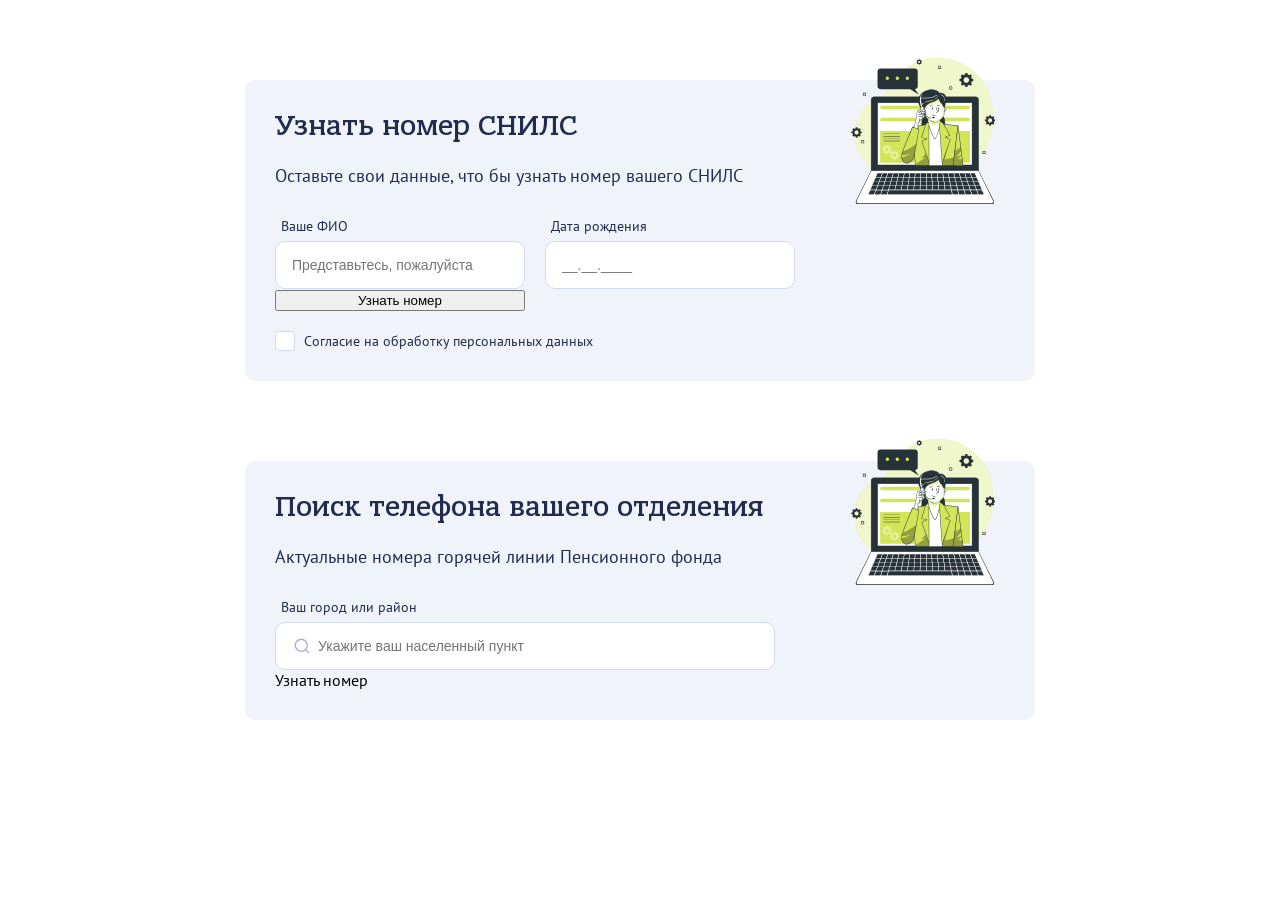
<file: app/result/1.html>
<!DOCTYPE html>
<html lang="ru">
<head>
  <meta charset="UTF-8">  
  <!--meta name="viewport" content="width=1200px"-->
  <meta http-equiv="X-UA-Compatible" content="IE=edge" />            
  <meta name="viewport" content="width=device-width, initial-scale=1">
  <title>Главная</title>      
  <link rel="stylesheet" href="https://pfrf-kabinet.ru/wp-content/cache/autoptimize/css/autoptimize_ae95e3fe37448b89fa081efb2b3cb4eb.css">
  <link rel="preconnect" href="https://fonts.googleapis.com">
  <link rel="preconnect" href="https://fonts.gstatic.com" crossorigin>
  <link href="https://fonts.googleapis.com/css2?family=PT+Sans:ital,wght@0,400;0,700;1,400&display=swap" rel="stylesheet">
  <link rel="stylesheet" href="css/main.css">

  <!-- HTML5 Shim and Respond.js IE8 support of HTML5 elements and media queries -->
  <!-- WARNING: Respond.js doesn't work if you view the page via file:// -->
<!--[if lt IE 9]>
<script src="https://oss.maxcdn.com/libs/html5shiv/3.7.0/html5shiv.js"></script>
<script src="https://oss.maxcdn.com/libs/respond.js/1.4.2/respond.min.js"></script>
<![endif]-->
</head>
<body>




  <div class="snform snform-1">
    <div class="snform__title-w">
      <div class="snform__title">Узнать номер СНИЛС</div>
      <div class="snform__subtitle">Оставьте свои данные, что бы узнать номер вашего СНИЛС</div>
      <div class="snform__bg"></div>
    </div>
    <form class="snform__form snform__form-1">
      <div class="snform__row">
        <div class="snform__col-33">
          <span class="snform__label">Ваше ФИО</span>
          <input type="text" name="name" class="snform__input _req" placeholder="Представьтесь, пожалуйста">
          <div class="input-error-text">Заполните поле</div>
        </div>
        <div class="snform__col-33">
          <span class="snform__label">Дата рождения</span>
          <input type="text" name="born" class="snform__input _req" placeholder="__.__.____">
          <div class="input-error-text">Заполните поле</div>
        </div>
        <div class="snform__col-33 snform__col-button">
          <button class="button snform__button snform__button-1">Узнать номер</button>
        </div>
        <label class="snform__confirm">
        <input type="checkbox" class="snform__confirm-checkbox _req">        
        <span class="snform__confirm-check"></span>
        <span class="snform__confirm-text">Согласие на обработку персональных данных</span>
      </label>
      </div>      
    </form>
  </div>




  <div class="snform snform-2">
    <div class="snform__title-w">
      <div class="snform__title">Поиск телефона вашего отделения</div>
      <div class="snform__subtitle">Актуальные номера горячей линии Пенсионного фонда</div>
      <div class="snform__bg"></div>
    </div>
    <form class="snform__form snform__form-2">
      <div class="snform__row">
        <div class="snform__col-66 snform__col-search">
          <span class="snform__label">Ваш город или район</span>
          <input type="text" id="where_search" name="city" class="snform__input _search _req" placeholder="Укажите ваш населенный пункт" data-list=".filter-where-list">
          <ul class="filter-where-list">
            <li data-phone="8 (495) 600-05-41"><b>Анапа</b></li>
            <li data-phone="8 (800) 320-05-51"><b>Адлер</b></li>
            <li data-phone="8 (382) 480-05-61"><b>Анадырь</b></li>
            <li data-phone="8 (695) 230-05-71"><b>Архангельск</b></li>
            <li data-phone="8 (405) 410-05-91"><b>Бийск</b></li>
          </ul>
          <div class="input-error-text">Заполните поле</div>
        </div>
        <div class="snform__col-33 snform__col-button-2">
          <span class="button snform__button snform__button-2">Узнать номер</span>
        </div>
      </div>
    </form>
    <div class="snform__phone-row">
      <a href="mailto:88006000591" class="snform__phone">
        <span class="snform__phone-number">8 (800) 600-05-91</span>
      </a>
      <div class="snform__time">время работы отделения пн-чт с 8:00 до 17:00, 
      пт с 8:00 до 16:00, сб и вс выходной</div>
    </div>
  </div>
  

  <script src="js/jquery-3.4.1.min.js"></script>      
  <script src="js/jquery.hideseek.js"></script>
  <script src="js/common.js"></script>
</body>
</html>
</file>
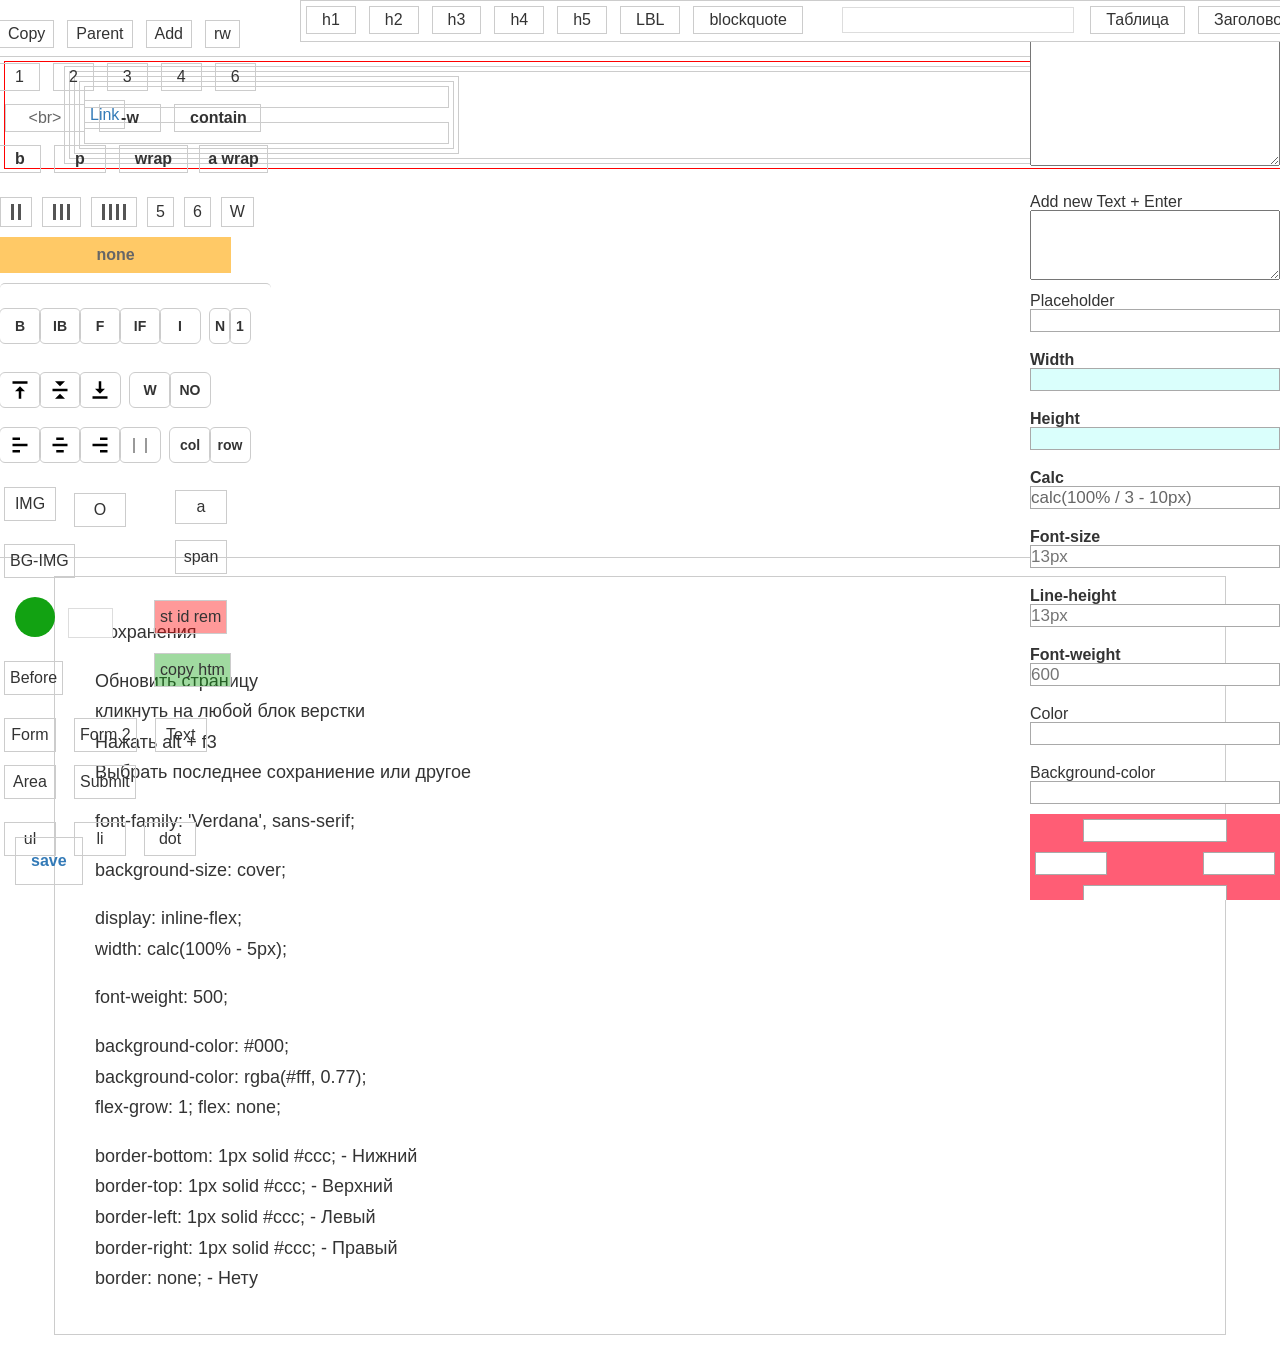
<file: app/result/index1.html>
<!DOCTYPE html>
<html lang="ru">
<head>
  <meta charset="UTF-8">
  <!--meta name="viewport" content="width=1920px"-->
  <title>Const</title>        
  <link rel="stylesheet" href="css/main.css">



  <link rel="stylesheet" href="css/main1.css">
  <link rel="stylesheet" href="css/main2.css">
  
</head>
<body>  

  <style>  



    html {
      font-family: Roboto, sans-serif;
      font-size: 20px;
    }

    .wrapper {
      width: 1300px;          
      font-weight: 400;
      color: #000;
      font-size: 16px;
      font-family: 'Mazzard M', sans-serif;      
    }
    .contain {  
      margin-right: auto;
      margin-left: auto;
      /*
      width: 1170px;*/
      /*1199*/
      width: 1170px 

      /*992
      width: 708px 
      */

      /*570
      width: 100%
      padding-left: 20px
      padding-right: 20px
      */
    }




    .bottom-wrap {
      position: absolute;
      bottom: 0;
      left: 0;
      width: 100%;
      padding-bottom: 50px;
    }





  </style>

  <script>

    let project = document.querySelector('title').textContent;
    console.log(project)
  </script>




  
  <div class="wrapper bord">
    <div class="w-row" id="active">
      <div class="contain">
        <div class="__inner" style="display: flex; flex-wrap: wrap;">
          <div class="__col" style="width: 33.333%;">
            <div class="__item">
              <div class="__img-w"></div>
              <a class="__title">Link</a>
              <div class="__subtitle"></div>
            </div>
          </div>
        </div>
      </div>
    </div>
  </div>




  <div class="dop-info">
    <div class="contain">
      <p>Сохранения</p>
      <p>Обновить страницу <br>
        кликнуть на любой блок верстки<br>
        Нажать alt + f3<br>
        Выбрать последнее сохраниение или другое<br>


      </p>
      <p>font-family: 'Verdana', sans-serif;</p>
      <p>background-size: cover;</p>
      <p>
        display: inline-flex; <br>
        width: calc(100% - 5px);
      </p>
      <p>        
      font-weight: 500;</p>
      <p>   
        background-color: #000; <br> 
        background-color: rgba(#fff, 0.77);  <br>    
        flex-grow: 1;
        flex: none;
      </p>   
      <p>
        border-bottom: 1px solid #ccc; - Нижний <br>
        border-top: 1px solid #ccc; - Верхний <br>
        border-left: 1px solid #ccc; - Левый <br>
        border-right: 1px solid #ccc; - Правый <br>
        border: none; - Нету <br>
      </p>

    </div>
  </div>

  <div class="form form-my">
      <!--label>
       Class Name <br>
       <input type="text" class="class-name">
     </label-->
     <label>
       CSS Styless <br>
       <textarea class="styless"></textarea>
       <!--input type="text" class="styless"-->
     </label>
     <label>
       Add new Text + Enter <br>
       <textarea class="text_val_add"></textarea>       
     </label>
     <!--span class="butt_add_text">OK</span-->

     <br>
     <label>
      Placeholder <br>
      <input type="text" class="placeholder">
    </label>



    <label>
     <b>Width</b> <br>
     <input type="text" class="width">
   </label>
   <label>
     <b>Height</b> <br>
     <input type="text" class="height">
   </label>

   <label>
     <b>Calc</b> <br>
     <input type="text" class="widthCalc" value="calc(100% / 3 - 10px)">
   </label>




   <label>
     <b>Font-size</b>
     <input type="text" class="fSize" placeholder="13px">
   </label>
   <label>
     <b>Line-height</b>
     <input type="text" class="line_height" placeholder="13px">
   </label> 
   <label>
     <b>Font-weight</b>
     <input type="text" class="fWeight" placeholder="600">
   </label>


   <label>
     Color <br>
     <input type="text" class="color">
   </label>
   <label>
     Background-color <br>
     <input type="text" class="bgColor">
   </label>




   <br>
   <span class="group group-ma-pa group-margin">  
    <span class="ma-pa-span ma-pa-hor">
      <input type="text" class="margin_top" placeholder="">
    </span><!--ma-pa-top-->
    <span class="ma-pa-span ma-pa-vert">        
      <input type="text" class="margin_left" placeholder="">
      <input type="text" class="margin_right" placeholder="">
    </span><!--ma-pa-span-->
    <span class="ma-pa-span ma-pa-hor">    
      <input type="text" class="margin_bottom" placeholder="">
    </span>
  </span>    
  <span class="ma-span">
   <input type="checkbox" class="ma"> 
 </span>
 <span class="group group-ma-pa group-padding">  
  <span class="ma-pa-span ma-pa-hor">
    <input type="text" class="padding_top" placeholder="">
  </span><!--ma-pa-top-->
  <span class="ma-pa-span ma-pa-vert">        
    <input type="text" class="padding_left" placeholder="">
    <input type="text" class="padding_right" placeholder="">
  </span><!--ma-pa-span-->
  <span class="ma-pa-span ma-pa-hor">    
    <input type="text" class="padding_bottom" placeholder="">
  </span>
</span>
<span class="group group-position">
 <span>Position</span>

 <label>
   <input class="posre" type="radio" name="change_status_select" value="1"/>Relat
 </label>
 <label>
   <input class="posa" type="radio" name="change_status_select" value="2"/>Absol
 </label>
 <label>
   <input class="possta" type="radio" name="change_status_select" value="3"/>Static
 </label>
</span> 
<span class="group group-ma-pa group-position-size">  
  <span class="ma-pa-span ma-pa-hor">
    <input type="text" class="position_top" placeholder="">
  </span><!--ma-pa-top-->
  <span class="ma-pa-span ma-pa-vert">        
    <input type="text" class="position_left" placeholder="">
    <input type="text" class="position_right" placeholder="">
  </span><!--ma-pa-span-->
  <span class="ma-pa-span ma-pa-hor">    
    <input type="text" class="position_bottom" placeholder="">
  </span>
</span>

<span class="group group-text-align">
  <span>Text-align:</span>
  <label>
    <input class="tal" type="radio" name="change_status_select12" value="1"/>Left
  </label>
  <label>
   <input class="tac" type="radio" name="change_status_select12" value="2"/>Centr
 </label>     
 <label for="">
   <input class="tar" type="radio" name="change_status_select12" value="2"/>Right
 </label>     
</span>

<span class="bordur">
  <label>
    Border-width
    <input type="text" class="bordwidth">
  </label>
  <label>
    Border-color
    <input type="text" class="bordcol">
  </label>  
</span>  
<span class="bordside tools tools2">
  <label>
    <input class="bordaround" type="radio" name="change_status_select" value="1"/>
    <span>A</span>
  </label>  
  <label>
    <input class="bordleft" type="radio" name="change_status_select" value="2"/>
    <span ><svg class="rot-90" viewBox="0 0 16 16" id="align_content_start">
      <path d="M14 3H2V1h12v2zM9 15V9h3L8 5 4 9h3v6h2z"></path>
    </svg></span>
  </label>
  <label>
    <input class="bordtop" type="radio" name="change_status_select" value="3"/>
    <span><svg viewBox="0 0 16 16" id="align_content_start">
      <path d="M14 3H2V1h12v2zM9 15V9h3L8 5 4 9h3v6h2z"></path>
    </svg></span>
  </label>
  <label>
    <input class="bordbot" type="radio" name="change_status_select" value="4"/>
    <span >      
      <svg class="rot180" viewBox="0 0 16 16" id="align_content_start">
        <path d="M14 3H2V1h12v2zM9 15V9h3L8 5 4 9h3v6h2z"></path>
      </svg>
    </span>
  </label>
  <label>
    <input class="bordright" type="radio" name="change_status_select" value="5"/>
    <span > <svg class="rot90" viewBox="0 0 16 16" id="align_content_start">
      <path d="M14 3H2V1h12v2zM9 15V9h3L8 5 4 9h3v6h2z"></path>
    </svg></span>
  </label>
</span>
<label>
  <input type="checkbox" class="bornone"> 
  <span style="display: inline-block; padding-top: 5px; padding-left: 5px; font-style: italic;">Border: none</span>
</label>

<br>
<span class="group group-overflow">
  <span>Overflow</span>
  <label>
   <input class="overflow1" type="radio" name="change_status_select" value="1"/>Hidden
 </label>
 <label>
   <input class="overflow2" type="radio" name="change_status_select" value="2"/>Visible
 </label>     
</span>          



<label>
 Z-index <br>
 <input type="text" class="z_index" placeholder="">
</label>

<label>
 Opacity <br>
 <input type="text" class="opacity" placeholder="">
</label>

<span class="group group-bgpos">
 <span class="group-title"><b>BG-POS</b></span>
 <label>
   <input class="ltop" type="radio" name="change_status_select" value="1">
   <span class="bgpos__butt">
    <span class="bgpos__butt-sq bgpos__butt-sq--lt"></span>
  </span><!--bgpos__butt-->
</label>
<label>
 <input class="topce" type="radio" name="change_status_select" value="2">
 <span class="bgpos__butt">
  <span class="bgpos__butt-sq bgpos__butt-sq--ct"></span>
</span><!--bgpos__butt-->
</label>
<label>
 <input class="ritop" type="radio" name="change_status_select" value="3">
 <span class="bgpos__butt">
   <span class="bgpos__butt-sq bgpos__butt-sq--rt"></span>
 </span><!--bgpos__butt-->
</label>
<label>
 <input class="ricentr" type="radio" name="change_status_select" value="4">
 <span class="bgpos__butt">
   <span class="bgpos__butt-sq bgpos__butt-sq--rc"></span>
 </span><!--bgpos__butt-->
</label>
<label>
 <input class="ribot" type="radio" name="change_status_select" value="5">
 <span class="bgpos__butt">
   <span class="bgpos__butt-sq bgpos__butt-sq--rb"></span>
 </span><!--bgpos__butt-->
</label>
<label>
 <input class="botcentr" type="radio" name="change_status_select" value="6">
 <span class="bgpos__butt">
   <span class="bgpos__butt-sq bgpos__butt-sq--bc"></span>
 </span><!--bgpos__butt-->
</label>
<label>
 <input class="lebot" type="radio" name="change_status_select" value="7">
 <span class="bgpos__butt">
   <span class="bgpos__butt-sq bgpos__butt-sq--lb"></span>
 </span><!--bgpos__butt-->
</label>
<label>
 <input class="lecentr" type="radio" name="change_status_select" value="8">
 <span class="bgpos__butt">
   <span class="bgpos__butt-sq bgpos__butt-sq--lc"></span>
 </span><!--bgpos__butt-->
</label>
</span>

<label>
 Min-height <br>
 <input type="text" class="minheight">
</label>

<label>
  Max-width px % <br>
  <input type="text" class="maxwidth">
</label>

<span class="group group-text-align">
  <span>Object-fit:</span>
  <label>
    <input class="objcov" type="radio" name="change_status_select12" value="1"/>Cover
  </label>  
</span>


<span class="group group-float">
 <span>Float</span>
 <label>
   <input class="float1" type="radio" name="change_status_select" value="1"/>Left
 </label>
 <label>
   <input class="float3" type="radio" name="change_status_select" value="3"/>None
 </label>
 <label>
   <input class="float2" type="radio" name="change_status_select" value="2"/>Right
 </label>     
</span>


<label>
  Value <br>
  <input type="text" class="submit_value">
</label>



</div>









<div class="w-row"><div class="w-col-2"></div><div class="w-col-2"></div><div class="w-col-2"></div><div class="w-col-2"></div><div class="w-col-2"></div><div class="w-col-2"></div></div><!--w-row-->


<div class="left-tools">
  <span class="copy-add">
    <span class="copy">Copy</span>
    <span class="parent">Parent</span>
    <span class="add">Add</span>  
    <span class="rw">rw</span>  
  </span><!--copy-add-->
  <span class="colss">
    <span class="coll coll-1" title="alt + 1">1</span>
    <span class="coll coll-2">2</span>
    <span class="coll coll-3">3</span>
    <span class="coll coll-4">4</span>
    <span class="coll coll-6">6</span>  
    <input type="text" class="norm" value="<br>">
    <span class="coll coll-8" title="alt + 3">-w</span>
    <span class="coll coll-7" title="alt + 2"><b>contain</b></span>
    <span class="coll coll-b"><b>b</b></span>
    <span class="coll coll-p"><b>p</b></span>
    <span class="coll coll-w"><b>wrap</b></span> 
    <span class="coll coll-aw"><b>a wrap</b></span> 
    <!--input type="text" class="tag_name" placeholder="Имя тэга"-->
  </span><!--colss-->
  <div class="form form-my2">    
    <div class="coluu-w">
      <span class="coluu" id="coluu_2">
        <span></span>
        <span></span>
      </span>
      <span class="coluu" id="coluu_3">
        <span></span>
        <span></span>
        <span></span>
      </span>
      <span class="coluu" id="coluu_4">
        <span></span>
        <span></span>
        <span></span>
        <span></span>
      </span>
      <span class="coluu" id="coluu_5">
        5
      </span>
      <span class="coluu" id="coluu_6">
        6
      </span>
      <span class="coluu" id="coluu_w">
        W
      </span>
    </div>
    <!--span class="classs">none</span><br-->
      <span class="classs2">none</span>
  <!--label>
   Class Name <br>
   <input type="text" class="class-name2">
 </label>
 <label>
   Text <br>
   <textarea class="text_val2"></textarea>  
 </label>
 <label>
   CSS Styless <br>
   <textarea class="styless2"></textarea>   
 </label> 
 <span class="butt2">OK</span-->
 


 <span class="displ tools tools2">

  <label>    
    <input class="dblock" type="radio" name="change_status_select" value="1"/>
    <span class="grayactttt">B</span>
  </label>


  <label>
    <input class="dinlineblock" type="radio" name="change_status_select" value="3"/>
    <span>IB</span>
  </label>

  <label>
    <input class="dflex" type="radio" name="change_status_select" value="5"/>    
    <span class="dflex-iconnnn">F</span>
  </label>

  <label>
    <input class="iflex" type="radio" name="change_status_select" value="6"/>
    <span>IF</span>
  </label>

  <label>    
    <input class="dinline" type="radio" name="change_status_select" value="2"/>
    <span>I</span>
  </label>

  <label class="ml10">
    <input class="grow_none" type="radio" name="grow_1" value="1"/>
    <span class="w50s">N</span>
  </label>
  <label>
    <input class="grow1" type="radio" name="grow_1" value="1"/>
    <span class="w50s">1</span>
  </label>
  <!--label>
    <span>N</span>
    <input class="dnone" type="radio" name="change_status_select" value="4"/>
  </label--> 
</span>

<span class="group group-alignitems mtaa tools tools2">  
  <label>
    <input class="ai1" type="radio" name="change_status_select" value="1">
    <span><svg viewBox="0 0 16 16" id="align_content_start">
      <path d="M14 3H2V1h12v2zM9 15V9h3L8 5 4 9h3v6h2z"></path>
    </svg></span>
  </label>
  <label>
   <input class="ai2" type="radio" name="change_status_select" value="2">
   <span><svg viewBox="0 0 16 16" id="align_content_center">
    <path d="M4 1l4 4 4-4H4zm0 14l4-4 4 4H4zm10-8H2v2h12V7z"></path>
  </svg></span>
</label>
<label>
 <input class="ai3" type="radio" name="change_status_select" value="3">
 <span><svg viewBox="0 0 16 16" id="align_content_end">
  <path d="M9 1v6h3l-4 4-4-4h3V1h2zm5 14v-2H2v2h12z"></path>
</svg></span>
</label>





<label class="ml10">
  <input class="flwrap" type="radio" name="change_status_select12" value="1"/>
  <span>W</span>
</label> 
<label>
  <input class="flwrap2" type="radio" name="change_status_select12" value="2"/>
  <span>NO</span>
</label>   






</span>

<span class="group group-alignitems mtaa tools tools2">  
  <label>
    <input class="jc1" type="radio" name="change_status_select" value="1">
    <span><svg viewBox="0 0 16 16" id="justify_start">
      <path d="M2 4V2h6v2H2zm0 5V7h12v2H2zm0 3v2h6v-2H2z"></path>
    </svg></span>
  </label>
  <label>
   <input class="jc4" type="radio" name="change_status_select" value="2">
   <span><svg viewBox="0 0 16 16" id="justify_center">
    <path d="M5 2v2h6V2H5zM2 9V7h12v2H2zm3 5v-2h6v2H5z"></path>
  </svg></span>
</label>
<label>
 <input class="jc3" type="radio" name="change_status_select" value="3">
 <span><svg viewBox="0 0 16 16" id="justify_end">
  <path d="M8 2v2h6V2H8zM2 9V7h12v2H2zm6 5v-2h6v2H8z"></path>
</svg></span>
</label>
<label>
 <input class="jc2" type="radio" name="change_status_select" value="2">
 <span class="sbetw"></span>
</label>
<label class="ml10">
  <input class="fd_col" type="radio" name="fd_column" value="col"/>
  <span>col</span>
</label>  
<label>
  <input class="fd_row" type="radio" name="fd_column" value="row"/>
  <span>row</span>
</label> 
</span>


<label>
  <span class="img">IMG</span>    
  <input type="file" class="type_file">    
</label>
<span class="butospan obb_img" title="alt + O">O</span>
<label>
  <span class="bg-img">BG-IMG</span>
  <input type="file" class="type_file2">
</label>
<label for="">
  <span class="radius"></span>
</label>
<input type="text" class="radius_input">
<label for="">
  <span class="before">Before</span>
</label>
<span class="butospan link" title="alt + L">a</span>
<span class="butospan span" title="alt + S">span</span>
<label for="">
  <span class="butospan but_form but_form_1">Form</span>
  <span class="butospan but_form but_form_2">Form 2</span>
  <span class="butospan but_text">Text</span>
  <span class="butospan but_textarea">Area</span>    
  <span class="butospan but_subm">Submit</span>    
</label>



<label for="">
  <span class="butospan but_ul">ul</span>    
  <span class="butospan but_li">li</span>
  <span class="butospan but_dot">dot</span>
</label>  
  <!--label>
   <input type="checkbox" class="mha"> 
   <span style="display: inline-block; padding-top: 5px; padding-left: 5px;">Min-height: auto</span>
 </label-->
 <!--label>
   <input type="checkbox" class="fsi"> 
   <span style="display: inline-block; padding-top: 5px; padding-left: 5px; font-style: italic;">Font-style: italic</span>
 </label-->









 <span class="butospan stroove">st id rem</span>
 <span class="butospan copy-html">copy htm</span>
</div>





<div class="left-const">
  <div class="const-elem-action" id="hedr"><img src="img-const/header.jpg" alt=""></div>
  
  <div class="group-50">
    <div class="const-elem-action const-elem-action_50" id="contct"><img src="img-const/contact.png" alt=""></div>
    <div class="const-elem-action const-elem-action_50" id="socs"><img src="img-const/socs.png" alt=""></div>
  </div><!--g-50-->

  <div class="group-50">
    <div class="const-elem-action const-elem-action_50" id="btn"><img src="img-const/btn.png" alt=""></div>
    <div class="const-elem-action const-elem-action_50" id="btno"><img src="img-const/btn-o.png" alt=""></div>
  </div><!--g-50-->

  <div class="group-50">
    <div class="const-elem-action const-elem-action_v const-elem-action_50" id="it1"><img src="img-const/111.jpg" alt=""></div>
    <div class="const-elem-action const-elem-action_v const-elem-action_50" id="it2"><img src="img-const/222.jpg" alt=""></div>  
  </div>

  <div class="const-elem-action const-elem-action_v" id="it3"><img src="img-const/333.jpg" alt=""></div>

  <div class="const-elem-action const-elem-action_v" id="bannr"><img src="img-const/bannr.jpg" alt=""></div>


  <div class="group-50">
    <div class="const-elem-action const-elem-action_v const-elem-action_50" id="tabss"><img src="img-const/tabss.jpg" alt=""></div>
    <div class="const-elem-action const-elem-action_v const-elem-action_50" id="barndss"><img src="img-const/barndss.jpg" alt=""></div>
  </div>

  <div class="group-50">
    <div class="const-elem-action const-elem-action_v const-elem-action_50" id="elem1"><img src="img-const/it1.jpg" alt=""></div>
    <div class="const-elem-action const-elem-action_v const-elem-action_50" id="elem2"><img src="img-const/it2.jpg" alt=""></div>
  </div>

  <div class="group-50">
    <div class="const-elem-action const-elem-action_v2 const-elem-action_50" id="card"><img src="img-const/card.jpg" alt=""></div>
    <div class="const-elem-action const-elem-action_v2 const-elem-action_50" id="vform"><img src="img-const/vform.jpg" alt=""></div>
  </div> 

  <div class="const-elem-action const-elem-action_v"  id="hform"><img src="img-const/hform.jpg" alt=""></div>
  <div class="const-elem-action" id="taggss"><img src="img-const/taggss.jpg" alt=""></div>
  <div class="const-elem-action const-elem-action_v"  id="neww"><img src="img-const/neww.jpg" alt=""></div>
  
  <div class="const-elem-action const-elem-action_v"  id="bredd"><img src="img-const/bredd.jpg" alt=""></div>
  <div class="const-elem-action"  id="paginn"><img src="img-const/paginn.jpg" alt=""></div>


</div><!--left-const-->


</div><!--left-tools-->



<div class="eye"></div>
<div class="eye2"></div>
<a href="#" class="save">save</a>
<div class="top_pan">
  <span class="colla coll-h1">h1</span>
  <span class="colla coll-h2">h2</span>
  <span class="colla coll-h3">h3</span>
  <span class="colla coll-h4">h4</span>
  <span class="colla coll-h5">h5</span>
  <span class="colla coll-h6">LBL</span>
  <span class="colla coll-bq">blockquote</span>

  <span class="colla colla-i">  
   <input type="text" class="class-name"> 
 </span>


 <span class="remove">X</span>
 <span class="flora">
  <span class="colla coll_table">Таблица</span>
  <span class="colla coll_thead">Заголовок</span>
  <span class="colla coll_tbody">Тело</span>
  <span class="colla coll_tr">Ряд</span>
  <span class="colla coll_td">Ячейка</span>
</span>
<textarea class="text_val_add_2"></textarea>
<textarea class="styless_2"></textarea>
</div><!--top_pan-->




<script src="js/jquery-3.4.1.min.js"></script>  
<script src="js/jquery-ui.js"></script>
<script src="js/jquery.textchange.min.js"></script>




<script src="js/common1.js"></script>
<!--Для адаптации-->
<!-- <script src="js/common-resp.js"></script> -->

</body>
</html>
</file>
<file: app/result/css/main.css>
@font-face {
  font-family: 'Bandera Pro';
  src: url("../fonts/BanderaPro.woff2") format("woff2");
  font-weight: 400;
  font-style: normal; }

@font-face {
  font-family: 'Bandera Pro';
  src: url("../fonts/BanderaPro-Medium.woff2") format("woff2");
  font-weight: 500;
  font-style: normal; }

.snform {
  background: #f0f3fa;
  border-radius: 10px;
  padding: 30px;
  max-width: 730px;
  width: 100%;
  font-family: 'PT Sans', sans-serif;
  margin-left: auto;
  margin-right: auto;
  margin-top: 80px; }

.snform-2 {
  margin-bottom: 40px; }

.snform__title-w {
  padding-right: 176px;
  position: relative; }

.snform__title {
  font-family: 'Bandera Pro',Georgia,sans-serif;
  font-weight: 500;
  font-size: 28px;
  line-height: 1.2;
  color: #212c4e;
  margin-bottom: 20px;
  font-weight: 500; }

.snform__subtitle {
  font-size: 18px;
  line-height: 1.3;
  color: #212c4e;
  font-weight: 400; }

.snform__bg {
  position: absolute;
  width: 144.15px;
  height: 146.55px;
  background-image: url("../img/snils-bg.svg");
  background-repeat: no-repeat;
  background-position: left top;
  right: 10px;
  bottom: -17px; }

.snform__form {
  margin-top: 30px; }

.snform__row {
  display: -webkit-flex;
  display: -ms-flexbox;
  display: flex;
  margin-left: -10px;
  margin-right: -10px;
  -webkit-align-items: flex-end;
      -ms-flex-align: end;
          align-items: flex-end;
  -webkit-flex-wrap: wrap;
      -ms-flex-wrap: wrap;
          flex-wrap: wrap; }
  .snform__row._error {
    margin-bottom: 32px;
    margin-bottom: 0; }
    .snform__row._error .snform__col-33 {
      margin-bottom: 13px; }

.snform__col-33 {
  display: block;
  width: 33.333%;
  padding-left: 10px;
  padding-right: 10px; }

.snform__col-33._error,
.snform__col-66._error {
  position: relative; }
  .snform__col-33._error .input-error-text,
  .snform__col-66._error .input-error-text {
    display: block;
    position: absolute;
    bottom: 0;
    left: 0;
    -webkit-transform: translate(0%, calc(100% + 7px));
        -ms-transform: translate(0%, calc(100% + 7px));
            transform: translate(0%, calc(100% + 7px)); }

.snform__col-search {
  position: relative; }

.filter-where-list {
  display: none;
  position: absolute;
  background: #FFFFFF;
  border: 1px solid #E2EBF4;
  width: 100%;
  max-width: 440px;
  border-radius: 8px;
  padding: 0;
  padding: 8px 0;
  margin-top: 3px; }
  .filter-where-list li {
    list-style: none;
    padding: 10px 15px;
    cursor: pointer; }
    .filter-where-list li:hover {
      background: #F2F7CD; }

.snform__col-66 {
  width: 66.666%;
  padding-left: 10px;
  padding-right: 10px; }

.snform__label {
  display: block;
  margin-bottom: 6px;
  font-size: 14px;
  color: #212C4E;
  padding-left: 6px; }

.snform__input {
  background: white;
  border: 1px solid #d3dbec;
  box-sizing: border-box;
  border-radius: 10px;
  height: 48px;
  padding-left: 16px;
  padding-right: 16px;
  font-size: 14px;
  line-height: 1.3;
  color: #b0bfde;
  width: 100%; }
  .snform__input:focus {
    outline: none; }
  .snform__input._error {
    background: #fff url("../img/input-error.svg") no-repeat right 16px center no-repeat white;
    border: 1px solid #dc9595; }
    .snform__input._error._search {
      background: url("../img/input-error.svg") right 16px center, url("../img/search-i.svg") no-repeat left 17px center;
      background-repeat: no-repeat;
      background-color: #FFF; }
  .snform__input._search {
    padding-left: 42px;
    background: #fff url("../img/search-i.svg") no-repeat left 17px center; }

.input-error-text {
  font-size: 12px;
  color: #dc9595;
  padding-left: 8px;
  display: none; }

.snform__button {
  width: 100%; }

.snform__confirm {
  margin-top: 20px;
  display: -webkit-flex;
  display: -ms-flexbox;
  display: flex;
  line-height: 1.3;
  -webkit-align-items: center;
      -ms-flex-align: center;
          align-items: center;
  width: 100%;
  margin-left: 10px; }
  .snform__confirm input[type="checkbox"] {
    display: none; }
    .snform__confirm input[type="checkbox"]:checked + span {
      display: -webkit-flex;
      display: -ms-flexbox;
      display: flex;
      -webkit-align-items: center;
          -ms-flex-align: center;
              align-items: center;
      -webkit-justify-content: center;
          -ms-flex-pack: center;
              justify-content: center; }
      .snform__confirm input[type="checkbox"]:checked + span:before {
        content: "";
        display: block;
        width: 12px;
        height: 12px;
        background: #D2E558;
        border-radius: 2px; }
    .snform__confirm input[type="checkbox"]._error + span {
      border: 1px solid red; }

.snform__confirm.mt_33 {
  margin-top: 33px; }

.snform__confirm-check {
  -webkit-flex: 0 0 auto;
      -ms-flex: 0 0 auto;
          flex: 0 0 auto;
  background: white;
  border: 1px solid #d3dbec;
  box-sizing: border-box;
  border-radius: 4px;
  width: 20px;
  height: 20px;
  display: inline-block; }

.snform__confirm-text {
  margin-left: 9px;
  font-size: 14px;
  color: #212c4e;
  line-height: 1.3; }

.snform__phone-row {
  margin-top: 22px;
  -webkit-align-items: center;
      -ms-flex-align: center;
              -ms-grid-row-align: center;
          align-items: center;
  -webkit-justify-content: space-between;
      -ms-flex-pack: justify;
          justify-content: space-between;
  display: none; }
  .snform__phone-row.show {
    display: -webkit-flex;
    display: -ms-flexbox;
    display: flex; }

.snform__phone {
  font-size: 18px;
  color: #41569a;
  display: inline-block;
  padding-left: 32px;
  background-image: url("../img/phone-form-i.svg");
  background-repeat: no-repeat;
  background-position: left top;
  min-height: 22px;
  font-family: 'Bandera Pro',Georgia,sans-serif;
  font-weight: 500; }

.snform__phone-number {
  display: inline-block;
  border-color: #41569a #41569a black;
  border-bottom-width: 1px;
  border-bottom-style: solid; }

.snform__time {
  padding-left: 24px;
  background-image: url("../img/clock-i.svg");
  background-repeat: no-repeat;
  background-position: left center;
  font-size: 12px;
  line-height: 1.2;
  color: #b2b8c6;
  max-width: 274px; }

@media (max-width: 767px) {
  .snform__row {
    -webkit-flex-wrap: wrap;
        -ms-flex-wrap: wrap;
            flex-wrap: wrap; }
  .snform__confirm.mt_33 {
    margin-top: 0; }
  .snform__col-33,
  .snform__col-66 {
    width: 100%;
    margin-bottom: 10px; }
  .snform__confirm {
    margin-top: 0; }
  .snform__col-33._error .input-error-text, .snform__col-66._error .input-error-text {
    position: static;
    -webkit-transform: translate(0%, 0%);
        -ms-transform: translate(0%, 0%);
            transform: translate(0%, 0%);
    margin-bottom: 10px;
    margin-top: 6px; }
  .snform__col-button {
    -webkit-order: 10;
        -ms-flex-order: 10;
            order: 10;
    margin-top: 20px;
    margin-bottom: 0; }
  .snform__col-button-2 {
    margin-bottom: 0; } }

@media (max-width: 575px) {
  .snform__col-33._error .input-error-text, .snform__col-66._error .input-error-text {
    padding-left: 0; }
  .snform__bg {
    position: static;
    -webkit-order: -1;
        -ms-flex-order: -1;
            order: -1;
    margin-left: auto;
    margin-right: auto;
    margin-top: -49px;
    margin-bottom: 20px;
    width: 187px;
    height: 193px;
    background-size: 100%;
    -webkit-transform: translate(-4px, 0%);
        -ms-transform: translate(-4px, 0%);
            transform: translate(-4px, 0%); }
  .snform__title-w {
    padding-right: 0;
    display: -webkit-flex;
    display: -ms-flexbox;
    display: flex;
    -webkit-flex-direction: column;
        -ms-flex-direction: column;
            flex-direction: column; }
  .snform__title {
    margin-bottom: 7px; }
  .snform__subtitle {
    line-height: 1.2; }
  .snform__form {
    margin-top: 24px; }
  .snform__confirm-text {
    font-size: 11px; }
  .snform__label {
    padding-left: 0; }
  .snform__confirm input[type="checkbox"] + span {
    width: 16px;
    height: 16px; }
  .snform__confirm input[type="checkbox"]:checked + span:before {
    width: 10px;
    height: 10px; }
  .snform__phone-row {
    -webkit-flex-wrap: wrap;
        -ms-flex-wrap: wrap;
            flex-wrap: wrap; }
  .snform__time {
    width: 100%;
    margin-top: 15px;
    max-width: 100%; } }

.completed-slde-dots {
  position: absolute;
  left: 28px;
  bottom: 20px;
  display: -webkit-flex;
  display: -ms-flexbox;
  display: flex; }
  .completed-slde-dots li {
    font-size: 0;
    padding: 0;
    margin: 0;
    display: block;
    border-radius: 50%;
    overflow: hidden;
    width: 10px;
    height: 10px;
    border: 2px solid white;
    background: none;
    margin-left: 6px;
    margin-right: 6px;
    cursor: pointer; }
    .completed-slde-dots li:focus {
      outline: none; }
    .completed-slde-dots li:active {
      outline: none;
      background: none; }
  .completed-slde-dots .slick-active {
    border: 2px solid white;
    background-color: #ffffff; }

.nobrd {
  border: none; }

body.active {
  background: url("../img/1920.jpg") no-repeat top -10px center; }
  body.active .wrapper {
    opacity: 0.4; }
  body.active .footer {
    opacity: 0.4; }
  body.active .get {
    opacity: 0.4; }

.eye-3 {
  position: fixed;
  top: 0;
  left: 0;
  width: 25px;
  height: 25px;
  background-color: #ccc;
  z-index: 100;
  border-radius: 50%; }

@media (max-width: 640px) {
  .help-call .measurer-form .btn {
    margin-top: 0; } }

body.active {
  background-position: top -169px center; }
</file>
<file: app/result/css/main1.css>
@import url("https://fonts.googleapis.com/css?family=Open+Sans:300,300i,400,400i,700&subset=cyrillic");
p:last-child,
li:last-child {
  margin-bottom: 0 !important; }

html {
  padding: 0;
  margin: 0;
  font-family: sans-serif;
  -ms-text-size-adjust: 100%;
  -webkit-text-size-adjust: 100%; }

body {
  padding: 0;
  margin: 0;
  line-height: 1; }

h1, h2, h3, h4, h5, h6 {
  margin-top: 0;
  font-weight: normal; }

p {
  margin-top: 0;
  font-weight: normal;
  margin-top: 0; }

* {
  box-sizing: border-box; }

a {
  text-decoration: none; }

.form {
  padding: 0;
  margin: 0; }

input[type="text"] {
  outline: none;
  border: none;
  padding: 0;
  margin: 0;
  background: transparent; }

input[type="submit"] {
  outline: none;
  border: none;
  padding: 0;
  margin: 0;
  cursor: pointer; }

ul {
  padding: 0;
  margin: 0;
  list-style: none; }

li {
  padding: 0;
  margin: 0; }

article, aside, details, figcaption, figure, footer, header, hgroup, main, menu, nav, section, summary {
  display: block; }

audio, canvas, progress, video {
  display: inline-block;
  vertical-align: baseline; }

audio:not([controls]) {
  display: none;
  height: 0; }

[hidden], template {
  display: none; }

a {
  background-color: transparent; }
  a:active, a:hover {
    outline: 0; }

abbr[title] {
  border-bottom: 1px dotted; }

b, strong {
  font-weight: bold; }

dfn {
  font-style: italic; }

mark {
  background: #ff0;
  color: #000; }

small {
  font-size: 80%; }

sub {
  font-size: 75%;
  line-height: 0;
  position: relative;
  vertical-align: baseline; }

sup {
  font-size: 75%;
  line-height: 0;
  position: relative;
  vertical-align: baseline;
  top: -0.5em; }

sub {
  bottom: -0.25em; }

img {
  border: 0; }

svg:not(:root) {
  overflow: hidden; }

figure {
  margin: 1em 40px; }

hr {
  box-sizing: content-box;
  height: 0; }

pre {
  overflow: auto; }

code, kbd, pre, samp {
  font-family: monospace,	monospace;
  font-size: 1em; }

button, input, optgroup, select, textarea {
  color: inherit;
  font: inherit;
  margin: 0; }

button {
  overflow: visible;
  text-trans.form: none; }

select {
  text-trans.form: none; }

button, html input[type="button"] {
  -webkit-appearance: button;
  cursor: pointer; }

input[type="reset"], input[type="submit"] {
  -webkit-appearance: button;
  cursor: pointer; }

button[disabled], html input[disabled] {
  cursor: default; }

button::-moz-focus-inner {
  border: 0;
  padding: 0; }

input {
  line-height: normal; }
  input::-moz-focus-inner {
    border: 0;
    padding: 0; }
  input[type="checkbox"], input[type="radio"] {
    box-sizing: border-box;
    padding: 0; }
  input[type="number"]::-webkit-inner-spin-button, input[type="number"]::-webkit-outer-spin-button {
    height: auto; }
  input[type="search"] {
    -webkit-appearance: textfield;
    box-sizing: content-box; }
    input[type="search"]::-webkit-search-cancel-button, input[type="search"]::-webkit-search-decoration {
      -webkit-appearance: none; }

fieldset {
  border: 1px solid #c0c0c0;
  margin: 0 2px;
  padding: 0.35em 0.625em 0.75em; }

legend {
  border: 0;
  padding: 0; }

textarea {
  overflow: auto; }

optgroup {
  font-weight: bold; }

table {
  border-collapse: collapse;
  border-spacing: 0; }

td, th {
  padding: 0; }

* {
  box-sizing: border-box; }
  *:before, *:after {
    box-sizing: border-box; }

html {
  font-size: 10px;
  -webkit-tap-highlight-color: transparent; }

body {
  font-size: 14px;
  color: #333;
  background-color: #fff; }

input, button, select, textarea {
  font-family: inherit;
  font-size: inherit;
  line-height: inherit; }

a {
  color: #337ab7;
  text-decoration: none; }

figure {
  margin: 0; }

img {
  vertical-align: middle; }

.group:after, .contain:after {
  visibility: hidden;
  display: block;
  font-size: 0;
  content: " ";
  clear: both;
  height: 0; }

.embed-responsive {
  position: relative;
  display: block;
  width: 100%;
  padding: 0;
  overflow: hidden; }

.embed-responsive::before {
  display: block;
  content: ""; }

.embed-responsive-21by9::before {
  padding-top: 42.857143%; }

.embed-responsive-16by9::before {
  padding-top: 56.25%; }

.embed-responsive-4by3::before {
  padding-top: 75%; }

.embed-responsive-1by1::before {
  padding-top: 100%; }

.embed-responsive iframe {
  position: absolute;
  top: 0;
  bottom: 0;
  left: 0;
  width: 100%;
  height: 100%;
  border: 0; }

div.fancy-select {
  position: relative;
  font-size: 16px;
  color: #46565D; }
  div.fancy-select.disabled {
    opacity: 0.5; }
  div.fancy-select select:focus + div.trigger.open {
    box-shadow: none; }
  div.fancy-select div.trigger {
    border-radius: 4px;
    cursor: pointer;
    padding: 10px 24px 9px 9px;
    white-space: nowrap;
    overflow: hidden;
    text-overflow: ellipsis;
    position: relative;
    background: #99A5BE;
    border: 1px solid #99A5BE;
    border-top-color: #A5B2CB;
    color: #4B5468;
    width: 200px;
    transition: all 240ms ease-out;
    -webkit-transition: all 240ms ease-out;
    -moz-transition: all 240ms ease-out;
    -ms-transition: all 240ms ease-out;
    -o-transition: all 240ms ease-out; }
    div.fancy-select div.trigger:after {
      content: "";
      display: block;
      position: absolute;
      width: 0;
      height: 0;
      border: 5px solid transparent;
      border-top-color: #4B5468;
      top: 20px;
      right: 9px; }
  div.fancy-select ul.options {
    list-style: none;
    margin: 0;
    position: absolute;
    top: 40px;
    left: 0;
    visibility: hidden;
    opacity: 0;
    z-index: 50;
    max-height: 200px;
    overflow: auto;
    background: #fff;
    box-shadow: 0 1px 2px rgba(0, 0, 0, 0.2);
    transition: opacity 300ms ease-out, top 300ms ease-out, visibility 300ms ease-out;
    -webkit-transition: opacity 300ms ease-out, top 300ms ease-out, visibility 300ms ease-out;
    -moz-transition: opacity 300ms ease-out, top 300ms ease-out, visibility 300ms ease-out;
    -ms-transition: opacity 300ms ease-out, top 300ms ease-out, visibility 300ms ease-out;
    -o-transition: opacity 300ms ease-out, top 300ms ease-out, visibility 300ms ease-out;
    width: 100%; }
    div.fancy-select ul.options.open {
      visibility: visible;
      top: 48px;
      opacity: 1;
      transition: opacity 300ms ease-out, top 300ms ease-out;
      -webkit-transition: opacity 300ms ease-out, top 300ms ease-out;
      -moz-transition: opacity 300ms ease-out, top 300ms ease-out;
      -ms-transition: opacity 300ms ease-out, top 300ms ease-out;
      -o-transition: opacity 300ms ease-out, top 300ms ease-out; }
    div.fancy-select ul.options.overflowing {
      top: 48px;
      left: 0;
      transition: opacity 300ms ease-out, bottom 300ms ease-out, visibility 300ms ease-out;
      -webkit-transition: opacity 300ms ease-out, bottom 300ms ease-out, visibility 300ms ease-out;
      -moz-transition: opacity 300ms ease-out, bottom 300ms ease-out, visibility 300ms ease-out;
      -ms-transition: opacity 300ms ease-out, bottom 300ms ease-out, visibility 300ms ease-out;
      -o-transition: opacity 300ms ease-out, bottom 300ms ease-out, visibility 300ms ease-out; }
      div.fancy-select ul.options.overflowing.open {
        top: 48px;
        visibility: visible;
        opacity: 1;
        transition: opacity 300ms ease-out, bottom 300ms ease-out;
        -webkit-transition: opacity 300ms ease-out, bottom 300ms ease-out;
        -moz-transition: opacity 300ms ease-out, bottom 300ms ease-out;
        -ms-transition: opacity 300ms ease-out, bottom 300ms ease-out;
        -o-transition: opacity 300ms ease-out, bottom 300ms ease-out; }
    div.fancy-select ul.options li {
      padding: 8px 16px;
      color: #000;
      cursor: pointer;
      white-space: nowrap;
      transition: all 150ms ease-out;
      -webkit-transition: all 150ms ease-out;
      -moz-transition: all 150ms ease-out;
      -ms-transition: all 150ms ease-out;
      -o-transition: all 150ms ease-out; }
      div.fancy-select ul.options li.selected, div.fancy-select ul.options li.hover {
        background: #a0a0a0;
        color: white; }

div.fancy-select ul.options {
  width: 100%; }

div.fancy-select div.trigger {
  margin-right: 0 !important;
  width: 100%; }

div.fancy-select div.trigger {
  padding: 0 29px;
  height: 70px;
  border-radius: 10px;
  background-color: #f8f8fa;
  color: #858585;
  font-size: 14px;
  outline: none;
  border: none;
  padding-top: 0;
  padding-bottom: 0;
  display: -webkit-flex;
  display: -ms-flexbox;
  display: flex;
  -webkit-align-items: center;
      -ms-flex-align: center;
          align-items: center;
  text-trans.form: none;
  font-weight: normal;
  width: 100%; }

div.fancy-select ul.options li.selected {
  background-color: #e3e3eb;
  color: #000;
  width: 100%; }

div.fancy-select div.trigger:after {
  background: url("../img/arr-b.svg") no-repeat 0 0;
  background-position: center;
  border: none;
  width: 10px;
  height: 8px;
  right: 15px;
  top: calc(50% - 4px); }

div.fancy-select div.trigger {
  width: 100%;
  height: 48px;
  border-radius: 2px;
  border: 1px solid #e3e3e3;
  background-color: white;
  margin-left: 0px;
  padding-left: 20px;
  padding-right: 16px;
  color: #666666;
  font-size: 16px; }

.show-320,
.show-360,
.show-480,
.show-570,
.show-640,
.show-992,
.show-1050,
.show-1199,
.show-768,
.show-1299 {
  display: none; }

@media (max-width: 1299px) {
  .show-1299 {
    display: block; }
  .hide-1299 {
    display: none; } }

@media (max-width: 1199px) {
  .show-1199 {
    display: block; }
  .hide-1199 {
    display: none; } }

@media (max-width: 1050px) {
  .show-1050 {
    display: block; }
  .hide-1050 {
    display: none; } }

@media (max-width: 992px) {
  .hide-992 {
    display: none; }
  .show-992 {
    display: block; } }

@media (max-width: 768px) {
  .show-768 {
    display: block; }
  .hide-768 {
    display: none; } }

@media (max-width: 640px) {
  .hide-640 {
    display: none; }
  .show-640 {
    display: -webkit-flex;
    display: -ms-flexbox;
    display: flex; } }

@media (max-width: 570px) {
  .show-570 {
    display: block; }
  .hide-570 {
    display: none; } }

@media (max-width: 480px) {
  .show-480 {
    display: block; }
  .hide-480 {
    display: none; } }

@media (max-width: 360px) {
  .hide-360 {
    display: none; }
  .show-360 {
    display: block; } }

@media (max-width: 320px) {
  .hide-320 {
    display: none; }
  .show-320 {
    display: block; } }

.ml0 {
  margin-left: 0; }

.mr0 {
  margin-right: 0; }

.mr15 {
  margin-right: 15px; }

.ml10 {
  margin-left: 10px; }

.mt0 {
  margin-top: 0px; }

.mt5 {
  margin-top: 5px; }

.mt10 {
  margin-top: 10px; }

.mt15 {
  margin-top: 15px; }

.mt20 {
  margin-top: 20px; }

.mt25 {
  margin-top: 25px; }

.mt30 {
  margin-top: 30px; }

.mt35 {
  margin-top: 35px; }

.mt40 {
  margin-top: 40px; }

.mt45 {
  margin-top: 45px; }

.mt50 {
  margin-top: 50px; }

.mt55 {
  margin-top: 55px; }

.mt60 {
  margin-top: 60px; }

.mt65 {
  margin-top: 65px; }

.fww {
  -webkit-flex-wrap: wrap;
      -ms-flex-wrap: wrap;
          flex-wrap: wrap; }

.ha {
  height: auto;
  overflow: visible; }

.top {
  position: relative;
  height: 50px;
  overflow: visible;
  display: -webkit-flex;
  display: -ms-flexbox;
  display: flex;
  -webkit-align-items: center;
  -ms-flex-align: center;
      align-items: center; }

.top-mnu {
  display: -webkit-flex;
  display: -ms-flexbox;
  display: flex;
  -webkit-align-items: center;
  -ms-flex-align: center;
      align-items: center; }
  .top-mnu li {
    margin-right: 15px; }

.form-1 {
  margin-top: 40px; }

.checkboxes {
  margin-top: 15px;
  display: -webkit-flex;
  display: -ms-flexbox;
  display: flex; }
  .checkboxes label {
    margin-right: 15px; }

.checkbox-1 {
  display: none;
  position: relative; }
  .checkbox-1 + span {
    display: -webkit-flex;
    display: -ms-flexbox;
    display: flex;
    -webkit-align-items: center;
        -ms-flex-align: center;
            align-items: center;
    position: relative;
    padding-left: 25px; }
    .checkbox-1 + span:before {
      position: absolute;
      left: 0;
      top: 2px;
      width: 14px;
      height: 14px;
      border: 1px solid #ccc;
      content: "";
      display: block;
      margin-right: 5px; }
  .checkbox-1:checked + span:after {
    position: absolute;
    left: 3px;
    top: 5px;
    width: 8px;
    height: 8px;
    border: 1px solid #ccc;
    background-color: red;
    content: "";
    display: block;
    margin-right: 5px; }

.checkbox-span-1 {
  display: inline-block;
  margin-left: 5px;
  color: #000; }

.radios {
  margin-top: 35px;
  display: -webkit-flex;
  display: -ms-flexbox;
  display: flex; }
  .radios label {
    margin-right: 15px; }

.radio-1 {
  display: none; }
  .radio-1 + span {
    display: -webkit-flex;
    display: -ms-flexbox;
    display: flex;
    -webkit-align-items: center;
        -ms-flex-align: center;
            align-items: center;
    position: relative;
    padding-left: 25px; }
    .radio-1 + span:before {
      position: absolute;
      left: 0;
      top: 2px;
      width: 14px;
      height: 14px;
      border: 1px solid #ccc;
      border-radius: 50%;
      content: "";
      display: block;
      margin-right: 5px; }
  .radio-1:checked + span:after {
    position: absolute;
    left: 3px;
    top: 5px;
    width: 8px;
    height: 8px;
    border: 1px solid #ccc;
    background-color: blue;
    border-radius: 50%;
    content: "";
    display: block;
    margin-right: 5px; }

.select-1-w {
  width: 150px;
  margin-top: 40px; }

div.fancy-select div.trigger:after {
  background: url("../img/arr-b.svg") no-repeat 0 0;
  background-position: center;
  border: none;
  width: 10px;
  height: 8px;
  right: 15px;
  top: calc(50% - 4px); }

input[type="text"] {
  border: 1px solid #dddddd;
  color: #666666;
  font-size: 16px;
  padding: 0 15px; }

input[type="text"].inputt {
  width: 100%;
  height: 48px;
  border: 1px solid #dddddd;
  background-color: #ffffff;
  padding-left: 19px;
  padding-right: 19px;
  color: #666666;
  font-size: 16px;
  font-weight: 400;
  margin-top: 40px; }

#calc-distance, #calc-distance-2 {
  width: calc(100% - 18px); }

.s-input-lbl-wrap_1 #calc-distance {
  position: absolute;
  bottom: 0;
  left: 0; }

.ui-slider-horizontal .ui-slider-range {
  background-color: #494ecc;
  height: 3px;
  border: none; }

.ui-state-default, .ui-widget-content {
  outline: none;
  border: none; }
  .ui-state-default .ui-state-default, .ui-widget-content .ui-state-default {
    width: 18px;
    height: 18px;
    background-color: #494ecc;
    border-radius: 50%;
    outline: none;
    border: none; }

.ui-slider-horizontal .ui-slider-handle {
  margin-left: 0;
  top: -0.5em; }

.ui-widget.ui-widget-content {
  border: none; }

.tabs_content_item {
  display: none;
  padding: 0;
  margin: 0; }

.tabs_content_item.active {
  display: block; }

.tabs-control {
  display: -webkit-flex;
  display: -ms-flexbox;
  display: flex;
  -webkit-align-items: center;
  -ms-flex-align: center;
      align-items: center;
  -webkit-flex-wrap: wrap;
  -ms-flex-wrap: wrap;
  flex-wrap: wrap; }
  .tabs-control li {
    margin-right: 25px; }
    .tabs-control li a {
      display: block;
      padding: 15px 0;
      color: #999;
      border-bottom: 2px solid transparent; }
    .tabs-control li.active a {
      border-bottom: 2px solid #000;
      color: #000; }

.tabs_content {
  margin-top: 35px; }

.tabs_content_item {
  line-height: 1.5; }

.accordion-item {
  margin-bottom: 15px; }

.accordion-content {
  display: none;
  padding: 10px 0; }

.accordion-header {
  font-weight: bold;
  cursor: pointer; }

.modal-overlay {
  width: 100%;
  height: 100%;
  position: fixed;
  top: 0;
  left: 0;
  overflow-y: scroll;
  z-index: 5;
  background-color: rgba(34, 34, 34, 0.3);
  display: none; }
  .modal-overlay .modal-.form__layout {
    height: 100%;
    width: 100%;
    position: relative;
    z-index: 2; }
  .modal-overlay .modal-.form__block {
    position: absolute;
    top: 5%;
    margin-bottom: 20px;
    left: 50%;
    -webkit-trans.form: translate(-50%, 0%);
        -ms-trans.form: translate(-50%, 0%);
            trans.form: translate(-50%, 0%);
    z-index: 6;
    width: 937px;
    height: 561px;
    background: linear-gradient(180deg, #F08837 -3.57%, #CF854B 129.86%);
    display: -webkit-flex;
    display: -ms-flexbox;
    display: flex;
    -webkit-flex-direction: column;
    -ms-flex-direction: column;
        flex-direction: column;
    -webkit-justify-content: center;
        -ms-flex-pack: center;
            justify-content: center;
    -webkit-align-items: center;
        -ms-flex-align: center;
            align-items: center; }

.zayavka {
  width: 100%;
  height: 100%;
  position: relative;
  display: -webkit-flex;
  display: -ms-flexbox;
  display: flex;
  -webkit-flex-direction: column;
  -ms-flex-direction: column;
  flex-direction: column;
  -webkit-justify-content: center;
  -ms-flex-pack: center;
      justify-content: center;
  -webkit-align-items: center;
  -ms-flex-align: center;
      align-items: center; }

.zayavka-1 {
  color: #ffffff;
  font-size: 48px;
  font-weight: 700;
  margin-top: 30px; }

.zayavka-2 {
  margin-top: 25px;
  color: #5c2f1c;
  font-size: 16px;
  font-weight: 700;
  text-align: center; }

.pop-close {
  display: block;
  width: 24px;
  height: 23px;
  position: absolute;
  right: 59px;
  top: 59px;
  z-index: 7;
  background: url("../img/close-w.svg") no-repeat 0 0; }

.cols-pars.cols > div {
  min-height: 400px; }

.cols-pars.cols .col-grow {
  outline: 1px solid #ccc; }

.cols-pars.cols .col-fix {
  width: 240px;
  margin-left: 20px;
  outline: 1px solid #ccc; }

.rw > div {
  outline: 1px solid #ccc;
  padding: 15px; }

.group:after {
  visibility: hidden;
  display: block;
  font-size: 0;
  content: " ";
  clear: both;
  height: 0; }

.stroove {
  cursor: pointer;
  position: absolute;
  left: 150px;
  top: 280px !important;
  background-color: rgba(255, 0, 0, 0.4); }

.copy-html {
  cursor: pointer;
  position: absolute;
  left: 150px;
  top: 330px !important;
  background-color: rgba(18, 162, 18, 0.4); }

.hide {
  display: none; }

.padd * {
  padding: 10px !important;
  box-sizing: border-box;
  overflow: hidden; }

.bord .w-row {
  margin-left: 0;
  margin-right: 0;
  width: 100%; }
  .bord .w-row:before {
    content: " ";
    display: table;
    -ms-grid-column: 1;
    grid-column-start: 1;
    -ms-grid-row: 1;
    grid-row-start: 1;
    grid-column-end: 2;
    grid-row-end: 2; }
  .bord .w-row:after {
    content: " ";
    display: table;
    -ms-grid-column: 1;
    grid-column-start: 1;
    -ms-grid-row: 1;
    grid-row-start: 1;
    grid-column-end: 2;
    grid-row-end: 2;
    clear: both; }

.bord .w-col-1 {
  width: 8.33333%;
  position: relative;
  float: left;
  min-height: 1px;
  padding-left: 0;
  padding-right: 0; }

.bord .w-col-2 {
  width: 16.66667%;
  position: relative;
  float: left;
  min-height: 1px;
  padding-left: 0;
  padding-right: 0; }

.bord .w-col-3 {
  width: 25%;
  position: relative;
  float: left;
  min-height: 1px;
  padding-left: 0;
  padding-right: 0; }

.bord .w-col-4 {
  width: 33.33333%;
  position: relative;
  float: left;
  min-height: 1px;
  padding-left: 0;
  padding-right: 0; }

.bord .w-col-5 {
  width: 41.66667%;
  position: relative;
  float: left;
  min-height: 1px;
  padding-left: 0;
  padding-right: 0; }

.bord .w-col-6 {
  width: 50%;
  position: relative;
  float: left;
  min-height: 1px;
  padding-left: 0;
  padding-right: 0; }

.bord .w-col-7 {
  width: 58.33333%;
  position: relative;
  float: left;
  min-height: 1px;
  padding-left: 0;
  padding-right: 0; }

.bord .w-col-8 {
  width: 66.66667%;
  position: relative;
  float: left;
  min-height: 1px;
  padding-left: 0;
  padding-right: 0; }

.bord .w-col-9 {
  width: 75%;
  position: relative;
  float: left;
  min-height: 1px;
  padding-left: 0;
  padding-right: 0; }

.bord .w-col-10 {
  width: 83.33333%;
  position: relative;
  float: left;
  min-height: 1px;
  padding-left: 0;
  padding-right: 0; }

.bord .w-col-11 {
  width: 91.66667%;
  position: relative;
  float: left;
  min-height: 1px;
  padding-left: 0;
  padding-right: 0; }

.bord .w-col-12 {
  width: 100%;
  position: relative;
  float: left;
  min-height: 1px;
  padding-left: 0;
  padding-right: 0; }

.wrapper.bord table.w-table {
  outline: 1px solid #ccc; }

html {
  min-height: 900px; }

body {
  min-height: 900px;
  position: relative;  
  font-size: 16px;
  font-weight: 400;
  line-height: 1;
  position: relative; }

div {
  box-sizing: border-box; }

.form-my {
  position: fixed;
  right: 0;
  top: 0;
  width: 250px;
  overflow-y: scroll;
  height: 100%;
  overflow-x: hidden; }

.form input[type="text"] {
  width: 100%;
  box-sizing: border-box;
  padding: 0;
  margin: 0;
  margin-bottom: 10px;
  height: 23px;
  font-size: 17px; }

.form-my input[type="text"] {
  border: 1px solid darkgray;
  background-color: #FFF; }

.form textarea {
  width: 100%;
  box-sizing: border-box;
  padding: 0;
  margin: 0;
  height: 150px;
  margin-bottom: 15px;
  font-size: 19px; }

.form .text_val_add {
  margin-bottom: 0;
  height: 70px; }

.text_val_add_2 {
  position: absolute;
  left: 0;
  top: 40px;
  height: 182px;
  padding: 10px;
  display: none; }

.butt_add_text {
  display: block;
  width: 80px;
  border: 1px solid #ccc;
  text-align: center;
  line-height: 2.4;
  float: right;
  cursor: pointer; }
  .butt_add_text:hover {
    outline: 1px solid red; }

.wrapper {
  position: relative;
  margin: auto;
  margin-top: 57px;
  min-height: 500px;
  background-color: #fff; }
  .wrapper *:hover {
    cursor: pointer; }

.form input[type="text"].text, .form input[type="text"].styless {
  height: 180px;
  width: 100%; }

.styless_2 {
  position: absolute;
  right: -283px;
  top: 15px;
  width: 235px;
  height: 350px;
  display: none; }

.wrapper.bord {
  padding: 5px;
  outline: 1px solid #ccc; }
  .wrapper.bord *:not(.remove) {
    outline: 1px solid #ccc;
    min-height: 20px;
    min-width: 20px;
    overflow: hidden;
    padding: 5px; }
  .wrapper.bord .keylinks341-w {
    outline: none;
    min-height: auto;
    max-width: auto;
    overflow: visible;
    padding: 0;
    -ms-overflow-y: scroll;
    overflow-y: scroll; }
    .wrapper.bord .keylinks341-w * {
      outline: none;
      min-height: auto;
      max-width: auto;
      overflow: visible;
      padding: 0; }

.wrapper.bord2 {  
  outline: 1px solid #ccc; }
  .wrapper.bord2 *:not(.remove) {
    outline: 1px solid #ccc;    
    }

#active {
  outline: 1px solid red !important; }

.active-inner {
  content: "";
  display: block;
  width: 100%;
  height: 100%;
  position: absolute;
  outline: 2px solid red;
  top: 0;
  left: 0; }

.active2 {
  outline: 1px solid red !important; }

.bordur label {
  width: 40%;
  float: left;
  margin-right: 9%;
  margin-left: 1%; }

.bordside, .displ {
  margin-bottom: 20px;
  overflow: hidden;
  display: block; }

.bordside label, .displ label {
  display: block;  
  margin: 0 0 0 0; }

.bordside label span, .displ label span {
  display: block;
  width: 100%;
  text-align: center; }

.bordside input[type="radio"] {
  margin-left: auto;
  margin-right: auto;
  float: none; }

.displ {
  border-top: 1px solid #111;
  padding-top: 10px; }
  .displ input[type="radio"] {
    margin-left: auto;
    margin-right: auto;
    float: none; }

.form-my2 {
  position: fixed;
  left: 0;
  top: 201px;
  width: 100%;
  
  height: 100%;
  position: static;
  margin-top: 24px;
  padding-bottom: 180px; }

input[type="text"].norm {
  float: left;
  width: 80px;
  border: 1px solid #ccc;
  margin-top: 14px;
  height: 28px;
  margin-right: 15px;
  margin-left: 5px;
  padding: 3px;
  text-align: center; }

input[type="text"].tag_name {
  float: left;
  width: 80px;
  border: 1px solid #ccc;
  margin-top: 14px;
  height: 28px;
  margin-right: 15px;
  margin-left: 5px;
  padding: 3px;
  text-align: center;
  margin-top: -1px;
  text-align: left;
  padding-left: 5px; }

.top_pan {
  position: fixed;
  height: 40px;
  background-color: #FFF;
  width: 1302px;
  margin-left: auto;
  margin-right: auto;
  left: 301px;
  top: 1px;
  outline: 1px solid #ccc;
  padding: 6px; 
  z-index: 100;
  }

.colla {
  float: left;
  cursor: pointer;
  display: inline-block;
  padding: 5px 15px;
  outline: 1px solid #ccc;
  margin-right: 15px; }
  .colla:hover {
    outline: 1px solid #000;
    background-color: #ff8d18; }

.colla-i {
  margin-right: 0;
  margin-left: 10px;
  padding-top: 0;
  padding-bottom: 0;
  outline: 0;
  background: none; }
  .colla-i:hover {
    outline: 0;
    background: none; }
  .colla-i input[type="text"] {
    height: 26px; }
    .colla-i input[type="text"]:hover {
      background-color: #FFF; }

.flora {
  float: right;
  display: inline-block;
  margin-right: 25px; }

.colss {
  position: fixed;
  left: 0;
  z-index: 10;
  top: 70px;
  position: static;
  width: 100%;
  display: block;
  margin-top: 15px;
  height: auto;
  overflow: hidden;
  padding-bottom: 1px;
  padding-top: 1px; }
  .colss span {
    float: left;
    cursor: pointer;
    display: inline-block;
    padding: 5px 15px;
    outline: 1px solid #ccc;
    margin-right: 15px; }
    .colss span:hover {
      outline: 1px solid #000;
      background-color: #ff8d18;
      font-weight: bold; }

.left-tools {
  position: fixed;
  left: 0;
  top: 20px;
  width: 271px; }

.coll-7 {
  margin-top: 15px;
  margin-bottom: 15px;
  width: 85px;
  text-align: center; }

.coll-p {
  text-align: center;
  width: 50px; }

.coll-w {
  margin-left: 5px; }

.copy-add {
  position: fixed;
  left: 0;
  top: 20px;
  position: static;
  width: 270px;
  width: 100%;
  display: block;
  height: auto;
  overflow: hidden;
  padding-bottom: 1px;
  padding-top: 1px; }
  .copy-add span {
    float: left;
    cursor: pointer;
    display: inline-block;
    padding: 5px 8px;
    outline: 1px solid #ccc;
    margin-right: 15px;
    position: static; }
    .copy-add span:hover {
      outline: 1px solid #000;
      background-color: green;
      color: #FFF; }
    .copy-add span.rw {
      margin-right: 0;
      margin-left: 0; }

.remove {
  position: absolute;
  right: 18px;
  top: 12px;
  cursor: pointer;
  font-size: 15px;
  font-weight: bold;
  background-color: #ccc; }

.nav {
  position: absolute;
  bottom: 0;
  left: 250px; }
  .nav span {
    display: inline-block;
    float: left;
    background-color: #ccc;
    padding: 15px;
    border: 1px solid #000;
    cursor: pointer; }
    .nav span:hover {
      border-color: red; }

.classs {
  background-color: red;
  opacity: 0.6;
  color: #fff;
  font-weight: bold;
  display: block;
  text-align: center;
  padding: 10px;
  position: relative;
  min-width: 231px; }

.classs2 {
  background-color: red;
  opacity: 0.6;
  color: #fff;
  font-weight: bold;
  display: block;
  text-align: center;
  padding: 10px;
  position: relative;
  min-width: 231px;
  background-color: orange;
  color: #000;
  text-transform: lowercase; }

.img, .before, .butospan, .bg-img {
  display: inline-block;
  min-width: 50px;
  padding-left: 5px;
  padding-right: 5px;
  text-align: center;
  height: 32px;
  outline: 1px solid #ccc;
  line-height: 2;
  margin-right: 15px;
  margin-left: 5px;
  margin-top: 5px;
  cursor: pointer; }

.link {
  position: absolute;
  right: 30px;
  top: 390px; }

.span {
  position: absolute;
  right: 30px;
  top: 443px; }

.img:hover, .before:hover, .butospan:hover {
  background-color: #FF8D18;
  color: #000; }

.but_.form {
  width: 92px;
  float: left; }

.form-butt {
  width: 177px;
  height: 46px;
  border: 1px solid #ccc;
  text-align: center;
  font-size: 15px;
  line-height: 40px; }

ul {
  list-style: none;
  padding: 0;
  margin: 0; }

li {
  padding: 0;
  margin: 0;
  list-style: none; }

.w-li {
  position: relative; }

.nedodot {
  width: 10px;
  height: 10px;
  background-color: #ccc;
  position: absolute;
  left: 0;
  top: 0; }

.radius {
  display: block;
  width: 40px;
  height: 40px;
  border-radius: 50%;
  overflow: hidden;
  margin-left: 15px;
  margin-top: 0px;
  margin-bottom: 0;
  background-color: none;
  background-color: #FFF;
  background-color: #12a212; }
  .radius.red {
    border: 2px solid red; }

.type_file, .type_file2 {
  display: none; }

.podskaz2 {
  position: absolute;
  top: 0;
  left: 0;
  width: 100%;
  height: 100%;
  z-index: 1;
  display: block;
  background-color: #ff8d18;
  opacity: 1;
  color: #000;
  font-weight: bold;
  line-height: 2.4; }

.save {
  position: fixed;
  left: 15px;
  bottom: 15px;
  display: inline-block;
  padding: 15px;
  border: 1px solid #ccc;
  text-align: center;
  cursor: pointer;
  font-weight: bold; }
  .save:hover {
    border-color: #000;
    background-color: #000;
    color: #FFF; }

.red {
  border-color: #000;
  background-color: crimson;
  color: #FFF; }

.form input[type="checkbox"] {
  float: left; }

.form label {
  float: left;
  display: block;
  width: 100%;
  margin-bottom: 10px; }

.form span {
  display: inline-block;
  float: left;
  margin-bottom: 10px; }
  .form span.group {
    margin-bottom: 20px; }

.group-margin, .group-padding, .group-position-size {
  margin-top: -10px; }

.group-margin > span, .group-padding > span, .group-position-size > span {
  display: block;
  width: 100%; }

.group-margin input[type="text"], .group-padding input[type="text"], .group-position-size input[type="text"] {
  width: 100%;
  float: left; }

.group-margin label, .group-padding label, .group-position-size label {
  width: 25%;
  float: left;
  margin-bottom: 0; }

.group-margin label span, .group-padding label span, .group-position-size label span {
  display: block;
  text-align: center;
  width: 100%;
  font-weight: bold;
  margin-bottom: 5px; }

* {
  box-sizing: border-box; }

.group-ma-pa {
  padding: 5px;
  display: block;
  width: 100%;
  overflow: hidden; }
  .group-ma-pa .ma-pa-span {
    display: block;
    overflow: hidden;
    float: none; }
    .group-ma-pa .ma-pa-span input {
      width: 100%;
      float: none;
      margin-bottom: 0;
      text-align: center; }
  .group-ma-pa .ma-pa-hor {
    width: 60%;
    margin-left: auto;
    margin-right: auto; }
  .group-ma-pa .ma-pa-vert {
    width: 100%; }
    .group-ma-pa .ma-pa-vert input {
      float: left;
      width: 30%; }
      .group-ma-pa .ma-pa-vert input:last-child {
        float: right; }

.group-padding {
  background-color: #90c6ff; }

.group-margin {
  background-color: #ff5d75;
  margin-bottom: 0; }

.group-position-size {
  background: #8ebe8c; }

.ma-span {
  display: block;
  text-align: center;
  width: 100%;
  margin-top: 7px;
  margin-bottom: 15px;
  overflow: hidden;
  height: auto;
  height: 20px; }
  .ma-span input[type="checkbox"] {
    margin: auto;
    float: none;
    text-align: center;
    display: block;
    width: 20px;
    height: 20px; }

.formss {
  position: fixed;
  left: 0;
  top: 120px; }
  .formss span {
    float: left;
    cursor: pointer;
    display: inline-block;
    padding: 5px 15px;
    outline: 1px solid #ccc;
    margin-right: 15px; }
    .formss span:hover {
      background-color: orange; }

.wrapper .active2 {
  /*outline: 3px solid #ccc*/ }

input[type="radio"], input[type="checkbox"] {
  cursor: pointer;
  width: 20px;
  height: 20px; }

label {
  cursor: pointer; }

.group-float span, .group-overflow span, .group-position span, .group-text-align span {
  width: 100%;
  display: inline-block;
  font-weight: bold; }

.group-float label, .group-position label, .group-text-align label {
  float: left;
  margin-right: 5px;
  width: 70px;
  cursor: pointer; }

.group-float label, .group-position label, .group-text-align label {
  margin-bottom: 0; }

.group-float input, .group-position input, .group-text-align input {
  cursor: pointer; }

.group-overflow {
  margin-bottom: 0px; }
  .group-overflow input {
    cursor: pointer; }
  .group-overflow label {
    width: 100px; }

.group-text-align {
  margin-bottom: 10px; }

.eye {
  position: absolute;
  top: -5px;
  left: 50%;
  width: 50px;
  height: 15px;
  outline: 1px solid #ccc;
  display: block;
  cursor: pointer;
  background-color: red;
  position: fixed;
  right: 264px;
  left: auto;
  bottom: 20px;
  top: auto;
  background-color: green; }

.eye2 {
  position: absolute;
  top: -5px;
  left: 50%;
  width: 50px;
  height: 15px;
  outline: 1px solid #ccc;
  display: block;
  cursor: pointer;
  background-color: red;
  position: fixed;
  right: 264px;
  left: auto;
  bottom: 20px;
  top: auto;
  background-color: green;
  bottom: 60px;
  background: none; }

.form-my .form input[type="text"] {
  border: 1px solid darkgray !important; }

.group-alignitems label {
  float: left;
  width: auto;
  margin-right: 19px;
  cursor: pointer;
  display: -webkit-flex;
  display: -ms-flexbox;
  display: flex;
  -webkit-align-items: center;
      -ms-flex-align: center;
          align-items: center; }

.group-alignitems span {
  width: 100%;
  display: inline-block;
  font-weight: bold; }

.group-title {
  display: block;
  width: 100%;
  margin-bottom: 15px; }

.group-bgpos label {
  float: left;
  width: 58px;
  overflow: hidden; }

.group-bgpos input {
  display: none; }
  .group-bgpos input:checked + .bgpos__butt {
    background-color: #ccc; }

.bgpos__butt {
  display: block;
  border: 1px solid #ccc;
  width: 20px;
  height: 20px;
  float: left;
  position: relative; }

.bgpos__butt-sq {
  display: block;
  position: absolute;
  width: 7px;
  height: 7px;
  background-color: #000;
  left: 0;
  top: 0;
  margin-bottom: 0; }

.bgpos__butt-sq--lt {
  top: 0;
  left: 0; }

.bgpos__butt-sq--ct {
  top: 0;
  left: calc(50% - 3.5px); }

.bgpos__butt-sq--rt {
  right: 0;
  top: 0;
  left: auto;
  bottom: auto; }

.bgpos__butt-sq--rc {
  right: 0;
  top: calc(50% - 3.5px);
  left: auto; }

.bgpos__butt-sq--rb {
  right: 0;
  bottom: 0;
  left: auto;
  top: auto; }

.bgpos__butt-sq--bc {
  bottom: 0;
  left: calc(50% - 3.5px);
  top: auto;
  right: auto; }

.bgpos__butt-sq--lb {
  left: 0;
  bottom: 0;
  right: auto;
  top: auto; }

.bgpos__butt-sq--lc {
  left: 0;
  bottom: calc(50% - 3.5px);
  right: auto;
  top: auto; }

.eye, .eye2 {
  display: none; }

.form span.mtaa {
  margin-bottom: 1px; }

.redbord {
  outline: 1px solid red !important; }

.dop-info .contain {
  outline: 1px solid #ccc;
  margin: 20px auto;
  padding: 40px;
  line-height: 1.7;
  font-size: 18px; }

.keylinks341-w {
  position: fixed;
  left: 5px;
  top: 5px;
  background-color: #FFF;
  z-index: 10;
  height: 400px;
  -ms-overflow-y: scroll;
  overflow-y: scroll;
  display: none; }
  .keylinks341-w.active {
    display: block; }

.keylinks341 {
  height: auto;
  padding: 12px; }

ul.keylinks341 span {
  color: #000;
  cursor: pointer;
  border: none;
  outline-style: none;
  padding: 12px;
  display: block;
  outline: 1px solid #ccc;
  font-weight: bold; }
  ul.keylinks341 span.active {
    background-color: #000;
    color: #FFF; }
  ul.keylinks341 span:hover {
    background-color: #ccc;
    color: #000; }

.keylinks341 li {
  margin-bottom: 7px; }

.w1920 {
  width: 100% !important;
  outline: none !important;
  border: none !important; }
  .w1920 * {
    outline: none !important;
    border: none !important; }
  .w1920#active {
    outline: none !important;
    border: none !important; }



.label-checked {
  display: -webkit-flex;
  display: -ms-flexbox;
  display: flex;
  -webkit-align-items: center;
      -ms-flex-align: center;
          align-items: center; }

.label {
  display: -webkit-flex;
  display: -ms-flexbox;
  display: flex;
  -webkit-align-items: center;
      -ms-flex-align: center;
          align-items: center; }

input[type="checkbox"].label-checkbox, input[type="radio"].label-checkbox {
  display: none; }
  input[type="checkbox"].label-checkbox + .label-span, input[type="radio"].label-checkbox + .label-span {
    width: 10px;
    height: 10px;
    display: -webkit-flex;
    display: -ms-flexbox;
    display: flex;
    -webkit-justify-content: center;
        -ms-flex-pack: center;
            justify-content: center;
    -webkit-align-items: center;
        -ms-flex-align: center;
            align-items: center;
    border: 1px solid #ccc;
    border-radius: 3px; }
  input[type="checkbox"].label-checkbox + .label-span-checked, input[type="radio"].label-checkbox + .label-span-checked {
    width: 10px;
    height: 10px;
    display: -webkit-flex;
    display: -ms-flexbox;
    display: flex;
    -webkit-justify-content: center;
        -ms-flex-pack: center;
            justify-content: center;
    -webkit-align-items: center;
        -ms-flex-align: center;
            align-items: center;
    border: 1px solid #ccc;
    border-radius: 3px;
    background-color: blue; }

.label-span-txt {
  margin-left: 5px; } 


.tools {
  background-color: #FFF;
  padding: 30px 25px 20px 25px;  
          box-shadow: 0 2px 15px 0 rgb(57 68 71 / 45%);
}

.fonst-labels-group {  
}

.fonst-labels-group b {
  display: block;
  margin-bottom: 2px;
}

.fonst-labels-group label {
  margin-bottom: 15px;
  display: block;
}
</file>
<file: app/result/css/main2.css>
.hide {
  display: none !important; }

.tools {
  border-radius: 5px;
  width: 400px;
  display: block; }
  .tools .group-alignitems span {
    width: auto; }
  .tools:hover {
    cursor: all-scroll; }
  .tools input[type="text"] {
    height: 34px;
    padding: 0 5px;
    border-radius: 5px;
    width: 100%;
    max-width: 100%;
    min-width: unset; }
  .tools label b {
    font-size: 13px; }
  .tools input[type="radio"],
  .tools input[type="checkbox"] {
    display: none; }
    .tools input[type="radio"] + span,
    .tools input[type="checkbox"] + span {
      display: -webkit-inline-flex;
      display: -ms-inline-flexbox;
      display: inline-flex;
      -webkit-align-items: center;
          -ms-flex-align: center;
              align-items: center;
      -webkit-justify-content: center;
          -ms-flex-pack: center;
              justify-content: center;
      padding: 0 7px;
      outline: 1px solid #ccc;
      border-radius: 5px;
      height: 34px;
      min-width: 40px;
      font-weight: 700;
      font-size: 14px; }
      .tools input[type="radio"] + span svg,
      .tools input[type="checkbox"] + span svg {
        width: 20px; }
    .tools input[type="radio"] + span.w50s,
    .tools input[type="checkbox"] + span.w50s {
      width: 20px;
      min-width: auto; }
    .tools input[type="radio"]:checked + span,
    .tools input[type="checkbox"]:checked + span {
      background-color: #eaebeb; }

.grayact {
  background-color: #e9fefe; }

.flex-group {
  display: -webkit-flex;
  display: -ms-flexbox;
  display: flex; }

.sbetw {
  display: -webkit-flex;
  display: -ms-flexbox;
  display: flex;
  -webkit-justify-content: space-between;
      -ms-flex-pack: justify;
          justify-content: space-between; }
  .sbetw:before {
    content: "";
    display: block;
    height: 15px;
    width: 2px;
    background-color: #999;
    margin-right: 5px; }
  .sbetw:after {
    content: "";
    display: block;
    height: 15px;
    width: 2px;
    background-color: #999;
    margin-left: 5px; }

.saper {
  width: 14px;
  height: 34px; }

.fonst-labels-group {
  left: 50%;
  top: 50%;
  position: fixed; }

.tools-close {
  position: absolute;
  right: 15px;
  top: 15px; }
  .tools-close:before, .tools-close:after {
    display: block;
    content: "";
    width: 2px;
    height: 1em;
    background: currentColor;
    position: absolute;
    top: 50%;
    left: 50%;
    margin: 0 auto;
    -webkit-transform-origin: center;
        -ms-transform-origin: center;
            transform-origin: center; }
  .tools-close:before {
    -webkit-transform: translate3d(-50%, -50%, 0) rotate(45deg);
            transform: translate3d(-50%, -50%, 0) rotate(45deg); }
  .tools-close:after {
    -webkit-transform: translate3d(-50%, -50%, 0) rotate(-45deg);
            transform: translate3d(-50%, -50%, 0) rotate(-45deg); }

.flexjcai-labels-group {
  display: -webkit-flex;
  display: -ms-flexbox;
  display: flex;
  -webkit-align-items: flex-start;
      -ms-flex-align: start;
          align-items: flex-start; }

.tool-btn-w {
  position: relative;
  width: 100%;
  display: block;
  height: 0;
  border: none !important;
  padding: 0 !important;
  outline: none !important;
  margin-top: -20px;
  width: 0; }

.tool-btn {
  border: none !important;
  padding: 0 !important;
  outline: none !important;
  position: absolute;
  right: 0;
  top: -5px;
  content: "";
  display: block;
  width: 20px;
  height: 20px;
  background-color: #00bcd4;
  margin-left: auto;
  border-radius: 50%; }

.wrapper.bord *:not(.remove) {
  overflow: visible; }

.roww {
  margin: 0 -15px;
  display: -webkit-flex;
  display: -ms-flexbox;
  display: flex; }

.cool {
  width: 50%;
  padding: 0 15px; }

.tools2 {
  display: -webkit-flex;
  display: -ms-flexbox;
  display: flex;
  width: 100%;
  -webkit-align-items: flex-start;
      -ms-flex-align: start;
          align-items: flex-start;
  box-shadow: none;
  padding: 0; }
  .tools2 label {
    margin-right: 0;
    width: auto; }
  .tools2 .ml10 {
    margin-left: 10px; }

.displ {
  padding-top: 25px;
  border-top: 1px solid #ccc; }

.block-icon {
  position: relative;
  display: -webkit-flex;
  display: -ms-flexbox;
  display: flex;
  -webkit-justify-content: center;
      -ms-flex-pack: center;
          justify-content: center;
  -webkit-align-items: center;
      -ms-flex-align: center;
          align-items: center; }
  .block-icon:before {
    content: "";
    position: absolute;
    display: block;
    width: 15px;
    height: 15px;
    border: 3px solid #555; }

.dflex-icon {
  position: relative;
  display: -webkit-flex;
  display: -ms-flexbox;
  display: flex;
  -webkit-justify-content: space-between;
  -ms-flex-pack: justify;
      justify-content: space-between;
  -webkit-justify-content: center;
      -ms-flex-pack: center;
          justify-content: center;
  -webkit-align-items: center;
      -ms-flex-align: center;
          align-items: center; }
  .dflex-icon:before {
    content: "";
    position: absolute;
    display: block;
    width: 7px;
    height: 15px;
    border: 2px solid #555;
    margin-left: -7px; }
  .dflex-icon:after {
    content: "";
    position: absolute;
    display: block;
    width: 7px;
    height: 15px;
    border: 2px solid #555;
    margin-right: -7px; }

.tools1 {
  display: none; }

.stroove {
  top: 576px !important; }

.copy-html {
  top: 629px !important; }

.link {
  top: 466px; }

.span {
  top: 516px; }

input[type="text"].width,
input[type="text"].height {
  background-color: #dafffc; }

.rot-90 {
  -webkit-transform: rotate(-90deg);
      -ms-transform: rotate(-90deg);
          transform: rotate(-90deg); }

.rot90 {
  -webkit-transform: rotate(90deg);
      -ms-transform: rotate(90deg);
          transform: rotate(90deg); }

.rot180 {
  -webkit-transform: rotate(180deg);
      -ms-transform: rotate(180deg);
          transform: rotate(180deg); }

.bordside {
  padding-top: 1px !important;
  padding-left: 1px !important; }

.left-const {
  position: absolute;
  bottom: 17px;
  left: 0;
  background-color: #fff;
  z-index: 2;
  height: 586px;
  overflow-y: scroll;
  width: 298px;
  padding: 10px;
  color: #FFF;
  display: none; }

.const-elem-action {
  max-width: 100%;
  box-shadow: 0 2px 15px 0 rgba(57, 68, 71, 0.25);
  transition: 0.25s;
  cursor: pointer;
  margin-bottom: 10px;
  height: 30px;
  overflow: hidden;
  display: -webkit-flex;
  display: -ms-flexbox;
  display: flex;
  -webkit-align-items: center;
      -ms-flex-align: center;
          align-items: center;
  -webkit-justify-content: center;
      -ms-flex-pack: center;
          justify-content: center;
  padding: 11px; }
  .const-elem-action_50 {
    width: calc(50% - 5px); }
  .const-elem-action_33 {
    width: 33.333%; }
  .const-elem-action_v {
    height: 70px; }
  .const-elem-action_v2 {
    height: 140px; }
  .const-elem-action:hover {
    box-shadow: 0 2px 15px 0 rgba(57, 68, 71, 0.45); }
  .const-elem-action img {
    max-width: 100%;
    height: auto; }

.group-50 {
  display: -webkit-flex;
  display: -ms-flexbox;
  display: flex;
  -webkit-justify-content: space-between;
      -ms-flex-pack: justify;
          justify-content: space-between; }

.colss .coll-w {
  margin-right: 13px;
  margin-left: 0; }

.colss .coll-aw {
  margin-right: 0;
  margin-left: 0px;
  padding: 5px 8px; }

.colss .coll-7 {
  margin-right: 0; }

.colss .coll-8 {
  width: 60px;
  margin-right: 0;
  margin-top: 15px;
  text-align: center;
  font-weight: 700;
  margin-bottom: 15px;
  margin-right: 15px; }

.form input[type="text"].radius_input {
  position: absolute;
  top: 588px;
  left: 68px;
  width: 45px;
  height: 30px;
  max-width: unset;
  background-color: #FFF;
  text-align: center; }

.text_val_add_2 {
  width: 1300px; }

.obb_img {
  position: absolute;
  top: 469px;
  left: 70px; }

.coluu-w {
  width: 100%;
  height: auto;
  overflow: hidden;
  margin-left: -5px;
  margin-right: -5px;
  display: -webkit-flex;
  display: -ms-flexbox;
  display: flex; }

.coluu {
  float: none;
  margin: 0 5px 5px 5px;
  padding: 6px 8px;
  display: -webkit-inline-flex !important;
  display: -ms-inline-flexbox !important;
  display: inline-flex !important;
  line-height: 1;
  cursor: pointer;
  -webkit-align-items: center;
      -ms-flex-align: center;
          align-items: center;
  -webkit-justify-content: center;
      -ms-flex-pack: center;
          justify-content: center;
  border: 1px solid #ccc;
  height: 30px; }
  .coluu:hover {
    border: 1px solid #000;
    background-color: #ff8d18;
    font-weight: bold; }
  .coluu span {
    width: 3px;
    background-color: #555;
    height: 100%;
    margin: 0 2px; }
</file>
